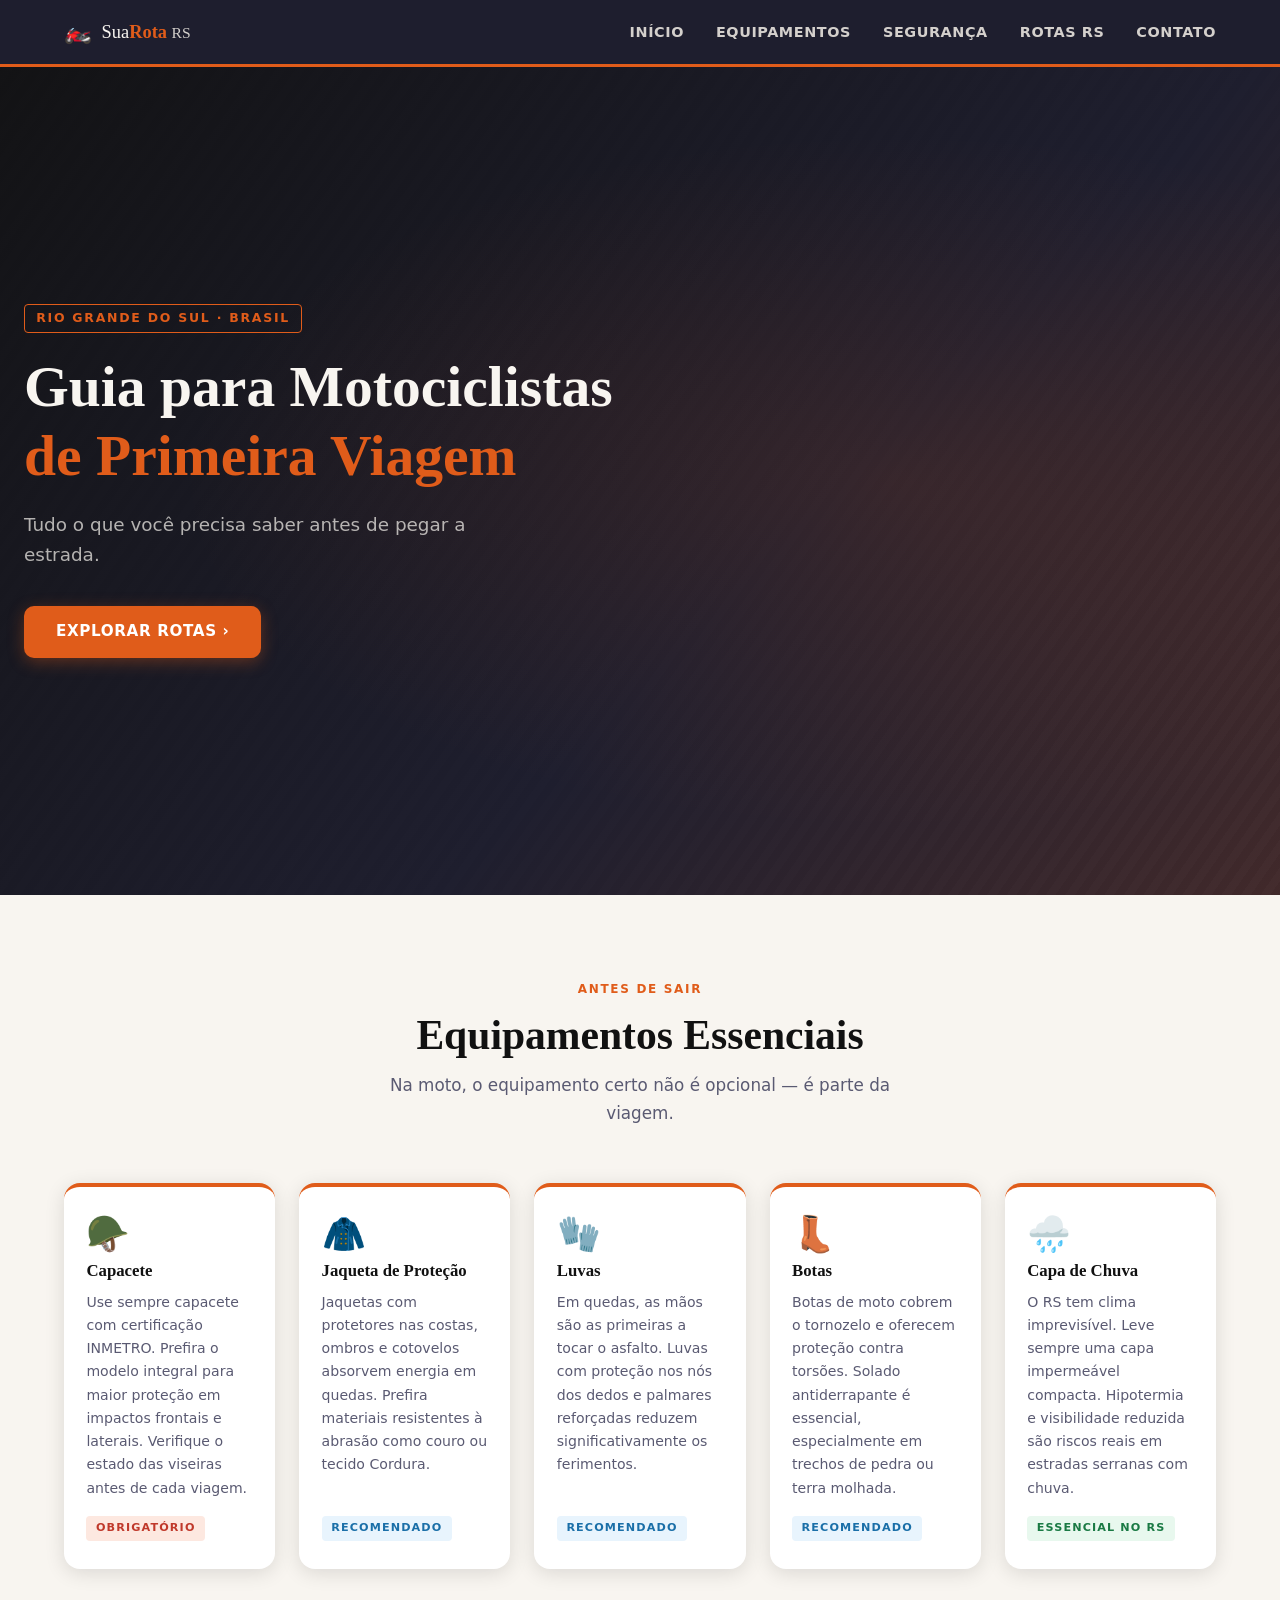
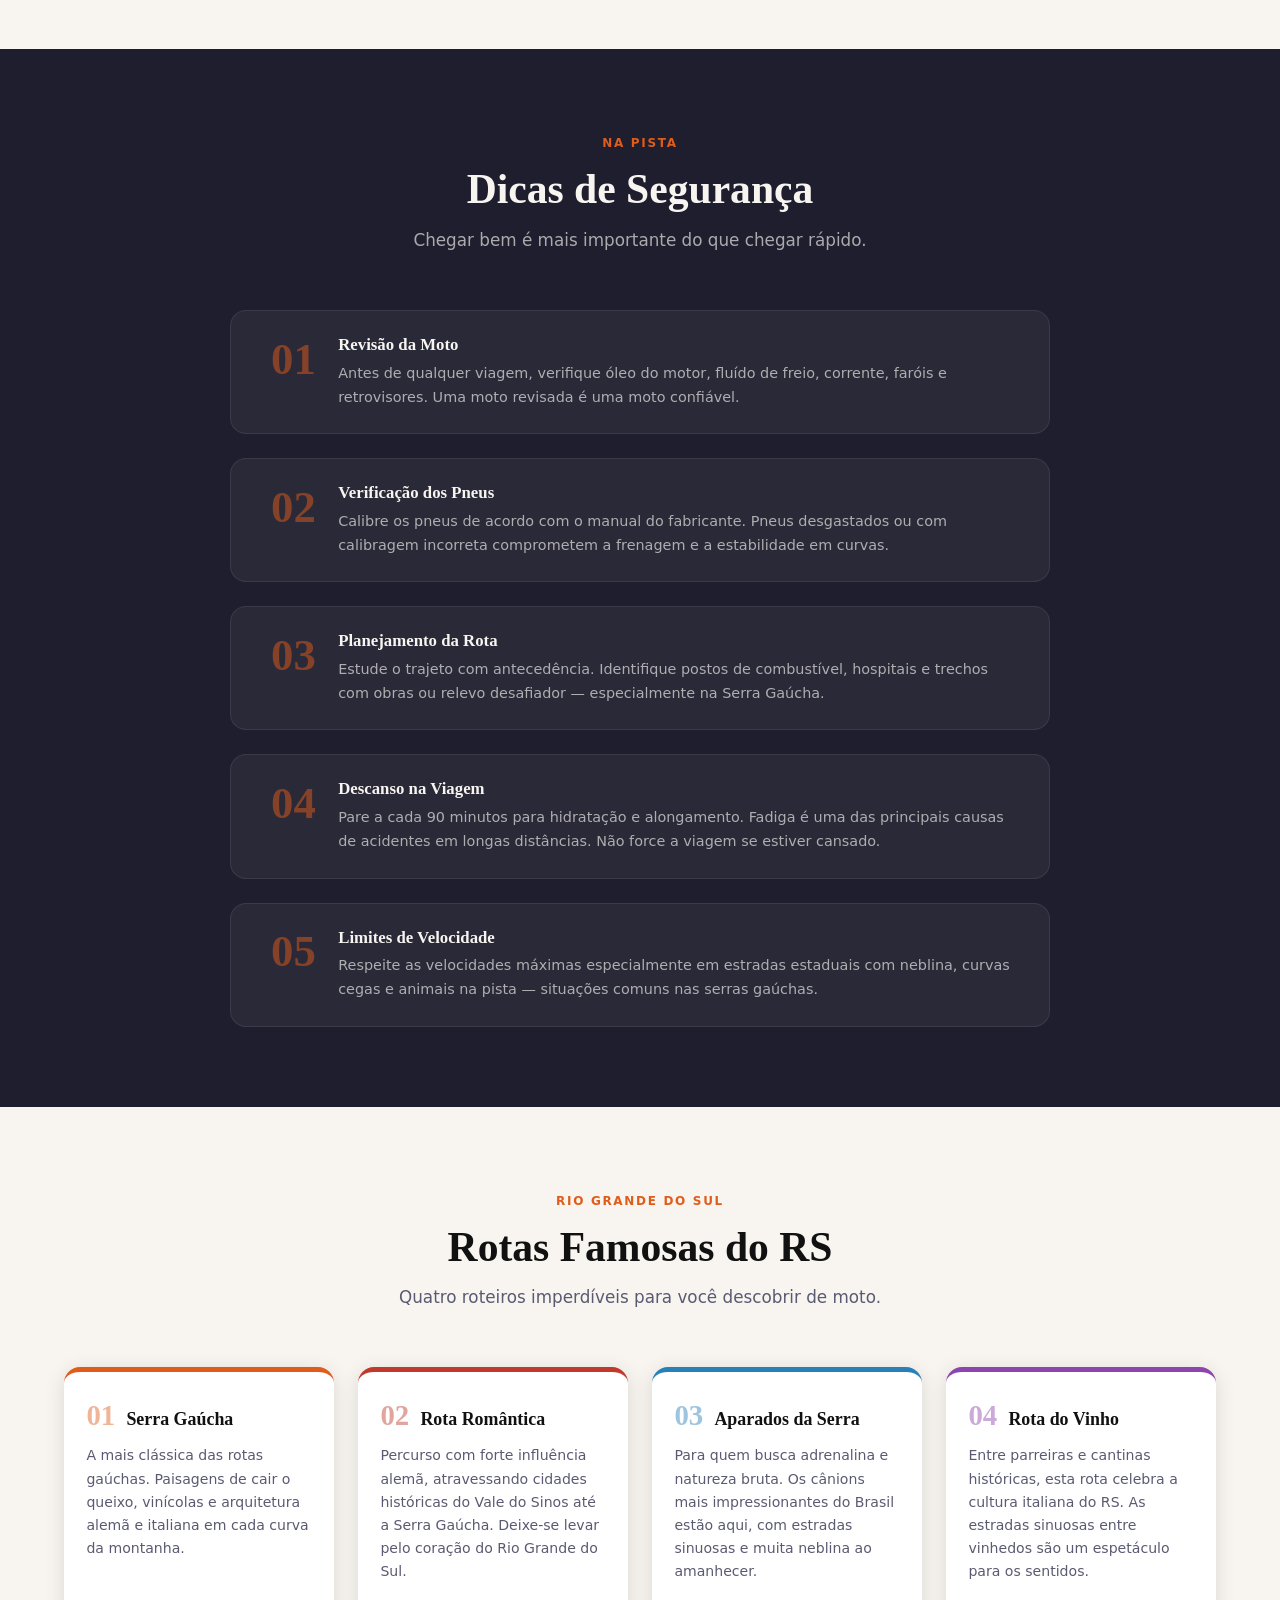
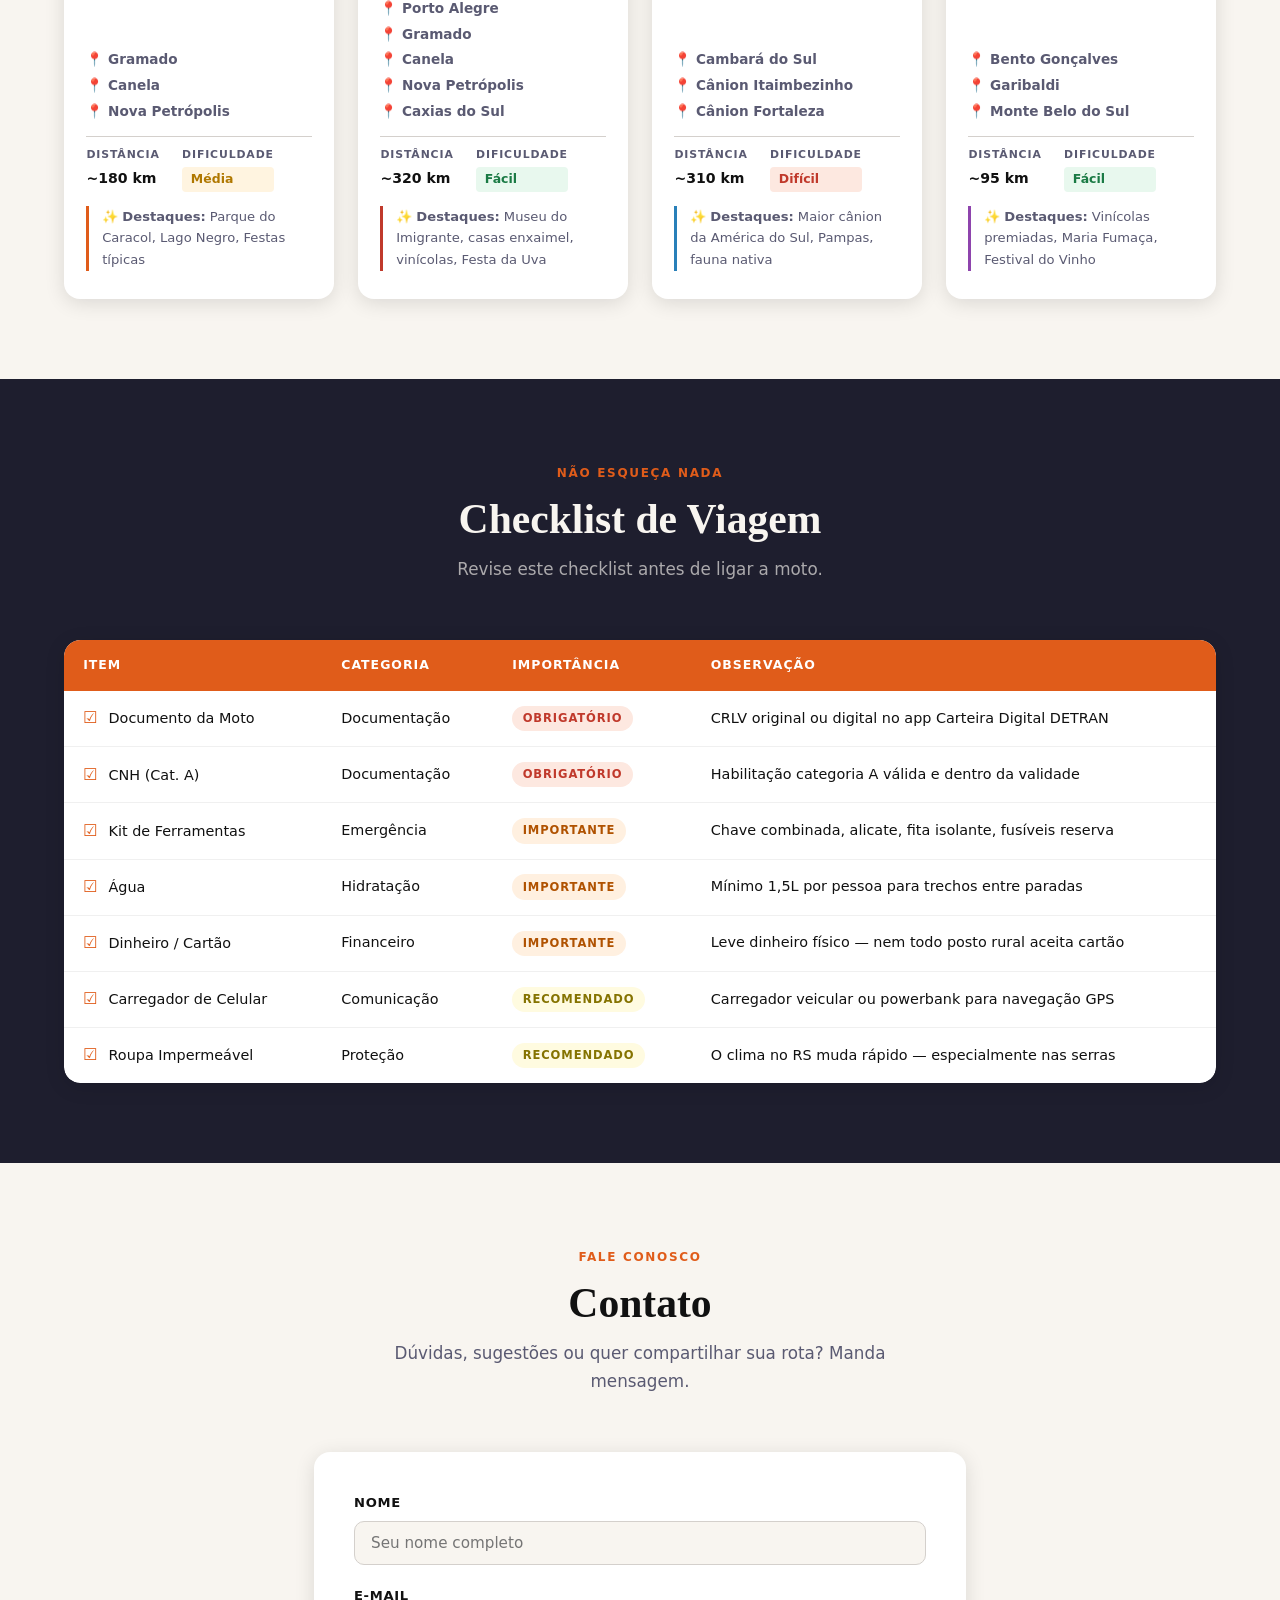
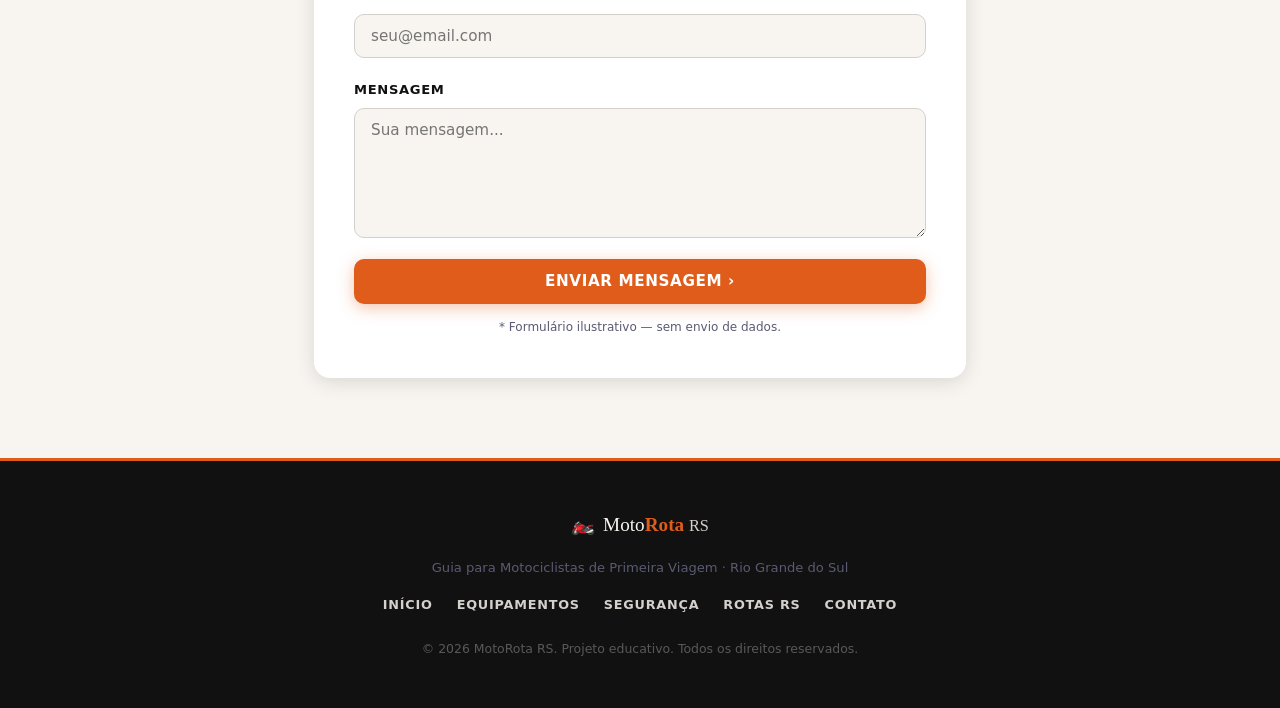
<file: index.html>
<!DOCTYPE html>
<html lang="pt-BR">
<head>
  <meta charset="UTF-8" />
  <meta name="viewport" content="width=device-width, initial-scale=1.0" />
  <title>MotoRota RS — Guia para Motociclistas de Primeira Viagem</title>
  <link rel="stylesheet" href="style.css" />
</head>
<body>

  <!-- ========================
       HEADER / NAVEGAÇÃO
  ======================== -->
  <header class="site-header">
    <div class="header-inner">
      <!-- Logo -->
      <a href="#inicio" class="logo" aria-label="MotoRota RS - Início">
        <span class="logo-icon">🏍️</span>
        <span class="logo-text">Sua<strong>Rota</strong> <em>RS</em></span>
      </a>

      <!-- Navegação principal -->
      <nav class="main-nav" aria-label="Menu principal">
        <ul>
          <li><a href="#inicio">Início</a></li>
          <li><a href="#equipamentos">Equipamentos</a></li>
          <li><a href="#seguranca">Segurança</a></li>
          <li><a href="#rotas">Rotas RS</a></li>
          <li><a href="#contato">Contato</a></li>
        </ul>
      </nav>

      <!-- Hamburguer (CSS-only via checkbox) -->
      <input type="checkbox" id="menu-toggle" class="menu-toggle-input" aria-label="Abrir menu" />
      <label for="menu-toggle" class="menu-toggle-label" aria-hidden="true">
        <span></span><span></span><span></span>
      </label>

      <!-- Menu mobile (revelado pelo checkbox) -->
      <nav class="mobile-nav" aria-label="Menu mobile">
        <ul>
          <li><a href="#inicio">Início</a></li>
          <li><a href="#equipamentos">Equipamentos</a></li>
          <li><a href="#seguranca">Segurança</a></li>
          <li><a href="#rotas">Rotas RS</a></li>
          <li><a href="#contato">Contato</a></li>
        </ul>
      </nav>
    </div>
  </header>


  <!-- ========================
       HERO / BANNER PRINCIPAL
  ======================== -->
  <section id="inicio" class="hero" aria-labelledby="hero-title">
    <div class="hero-overlay"></div>
    <div class="hero-content">
      <span class="hero-eyebrow">Rio Grande do Sul · Brasil</span>
      <h1 id="hero-title">Guia para Motociclistas<br /><strong>de Primeira Viagem</strong></h1>
      <p class="hero-sub">Tudo o que você precisa saber antes de pegar a estrada.</p>
      <a href="#rotas" class="btn btn-primary">Explorar Rotas ›</a>
    </div>
    <!-- Detalhe decorativo: odômetro estilizado -->
   
  </section>


  <!-- ========================
       SEÇÃO 1 — EQUIPAMENTOS
  ======================== -->
  <section id="equipamentos" class="section section--light" aria-labelledby="equip-title">
    <div class="container">
      <header class="section-header">
        <span class="section-tag">Antes de sair</span>
        <h2 id="equip-title">Equipamentos Essenciais</h2>
        <p>Na moto, o equipamento certo não é opcional — é parte da viagem.</p>
      </header>

      <div class="cards-grid">

        <!-- Card: Capacete -->
        <article class="card card--equip">
          <div class="card-icon" aria-hidden="true">🪖</div>
          <h3>Capacete</h3>
          <p>Use sempre capacete com certificação INMETRO. Prefira o modelo integral para maior proteção em impactos frontais e laterais. Verifique o estado das viseiras antes de cada viagem.</p>
          <span class="card-tag obrigatorio">Obrigatório</span>
        </article>

        <!-- Card: Jaqueta -->
        <article class="card card--equip">
          <div class="card-icon" aria-hidden="true">🧥</div>
          <h3>Jaqueta de Proteção</h3>
          <p>Jaquetas com protetores nas costas, ombros e cotovelos absorvem energia em quedas. Prefira materiais resistentes à abrasão como couro ou tecido Cordura.</p>
          <span class="card-tag recomendado">Recomendado</span>
        </article>

        <!-- Card: Luvas -->
        <article class="card card--equip">
          <div class="card-icon" aria-hidden="true">🧤</div>
          <h3>Luvas</h3>
          <p>Em quedas, as mãos são as primeiras a tocar o asfalto. Luvas com proteção nos nós dos dedos e palmares reforçadas reduzem significativamente os ferimentos.</p>
          <span class="card-tag recomendado">Recomendado</span>
        </article>

        <!-- Card: Botas -->
        <article class="card card--equip">
          <div class="card-icon" aria-hidden="true">👢</div>
          <h3>Botas</h3>
          <p>Botas de moto cobrem o tornozelo e oferecem proteção contra torsões. Solado antiderrapante é essencial, especialmente em trechos de pedra ou terra molhada.</p>
          <span class="card-tag recomendado">Recomendado</span>
        </article>

        <!-- Card: Capa de Chuva -->
        <article class="card card--equip">
          <div class="card-icon" aria-hidden="true">🌧️</div>
          <h3>Capa de Chuva</h3>
          <p>O RS tem clima imprevisível. Leve sempre uma capa impermeável compacta. Hipotermia e visibilidade reduzida são riscos reais em estradas serranas com chuva.</p>
          <span class="card-tag essencial">Essencial no RS</span>
        </article>

      </div>
    </div>
  </section>


  <!-- ========================
       SEÇÃO 2 — SEGURANÇA
  ======================== -->
  <section id="seguranca" class="section section--dark" aria-labelledby="sec-title">
    <div class="container">
      <header class="section-header section-header--light">
        <span class="section-tag section-tag--orange">Na pista</span>
        <h2 id="sec-title">Dicas de Segurança</h2>
        <p>Chegar bem é mais importante do que chegar rápido.</p>
      </header>

      <div class="safety-grid">

        <div class="safety-item">
          <div class="safety-num" aria-hidden="true">01</div>
          <div class="safety-body">
            <h3>Revisão da Moto</h3>
            <p>Antes de qualquer viagem, verifique óleo do motor, fluído de freio, corrente, faróis e retrovisores. Uma moto revisada é uma moto confiável.</p>
          </div>
        </div>

        <div class="safety-item">
          <div class="safety-num" aria-hidden="true">02</div>
          <div class="safety-body">
            <h3>Verificação dos Pneus</h3>
            <p>Calibre os pneus de acordo com o manual do fabricante. Pneus desgastados ou com calibragem incorreta comprometem a frenagem e a estabilidade em curvas.</p>
          </div>
        </div>

        <div class="safety-item">
          <div class="safety-num" aria-hidden="true">03</div>
          <div class="safety-body">
            <h3>Planejamento da Rota</h3>
            <p>Estude o trajeto com antecedência. Identifique postos de combustível, hospitais e trechos com obras ou relevo desafiador — especialmente na Serra Gaúcha.</p>
          </div>
        </div>

        <div class="safety-item">
          <div class="safety-num" aria-hidden="true">04</div>
          <div class="safety-body">
            <h3>Descanso na Viagem</h3>
            <p>Pare a cada 90 minutos para hidratação e alongamento. Fadiga é uma das principais causas de acidentes em longas distâncias. Não force a viagem se estiver cansado.</p>
          </div>
        </div>

        <div class="safety-item">
          <div class="safety-num" aria-hidden="true">05</div>
          <div class="safety-body">
            <h3>Limites de Velocidade</h3>
            <p>Respeite as velocidades máximas especialmente em estradas estaduais com neblina, curvas cegas e animais na pista — situações comuns nas serras gaúchas.</p>
          </div>
        </div>

      </div>
    </div>
  </section>


  <!-- ========================
       SEÇÃO 3 — ROTAS RS
  ======================== -->
  <section id="rotas" class="section section--light" aria-labelledby="rotas-title">
    <div class="container">
      <header class="section-header">
        <span class="section-tag">Rio Grande do Sul</span>
        <h2 id="rotas-title">Rotas Famosas do RS</h2>
        <p>Quatro roteiros imperdíveis para você descobrir de moto.</p>
      </header>

      <div class="rotas-grid">

        <a href="/SerraGaucha/serragaucha.html" style="text-decoration: none; color: inherit; display: contents;">
  <article class="card card--rota" style="--rota-color: #e05c1a; cursor: pointer;">
    <div class="rota-header">
      <span class="rota-num" aria-hidden="true">01</span>
      <h3>Serra Gaúcha</h3>
    </div>
    <p class="rota-desc">A mais clássica das rotas gaúchas. Paisagens de cair o queixo, vinícolas e arquitetura alemã e italiana em cada curva da montanha.</p>
    <ul class="rota-pontos" aria-label="Pontos principais">
      <li>📍 Gramado</li>
      <li>📍 Canela</li>
      <li>📍 Nova Petrópolis</li>
    </ul>
    <div class="rota-meta">
      <div class="meta-item">
        <span class="meta-label">Distância</span>
        <span class="meta-val">~180 km</span>
      </div>
      <div class="meta-item">
        <span class="meta-label">Dificuldade</span>
        <span class="meta-val nivel medio">Média</span>
      </div>
    </div>
    <p class="rota-destaque">✨ <strong>Destaques:</strong> Parque do Caracol, Lago Negro, Festas típicas</p>
  </article>
</a>

        <a href="/RotaRomantica/Rotaromantica.html" style="text-decoration: none; color: inherit; display: contents;">
  <article class="card card--rota" style="--rota-color: #c0392b; cursor: pointer;">
    <div class="rota-header">
      <span class="rota-num" aria-hidden="true">02</span>
      <h3>Rota Romântica</h3>
    </div>
    <p class="rota-desc">Percurso com forte influência alemã, atravessando cidades históricas do Vale do Sinos até a Serra Gaúcha. Deixe-se levar pelo coração do Rio Grande do Sul.</p>
    <ul class="rota-pontos" aria-label="Pontos principais">
      <li>📍 Porto Alegre</li>
      <li>📍 Gramado</li>
      <li>📍 Canela</li>
      <li>📍 Nova Petrópolis</li>
      <li>📍 Caxias do Sul</li>
    </ul>
    <div class="rota-meta">
      <div class="meta-item">
        <span class="meta-label">Distância</span>
        <span class="meta-val">~320 km</span>
      </div>
      <div class="meta-item">
        <span class="meta-label">Dificuldade</span>
        <span class="meta-val nivel facil">Fácil</span>
      </div>
    </div>
    <p class="rota-destaque">✨ <strong>Destaques:</strong> Museu do Imigrante, casas enxaimel, vinícolas, Festa da Uva</p>
  </article>
</a>

        <!-- Rota 3: Aparados da Serra -->
        <article class="card card--rota" style="--rota-color: #2980b9;">
          <div class="rota-header">
            <span class="rota-num" aria-hidden="true">03</span>
            <h3>Aparados da Serra</h3>
          </div>
          <p class="rota-desc">Para quem busca adrenalina e natureza bruta. Os cânions mais impressionantes do Brasil estão aqui, com estradas sinuosas e muita neblina ao amanhecer.</p>
          <ul class="rota-pontos" aria-label="Pontos principais">
            <li>📍 Cambará do Sul</li>
            <li>📍 Cânion Itaimbezinho</li>
            <li>📍 Cânion Fortaleza</li>
          </ul>
          <div class="rota-meta">
            <div class="meta-item">
              <span class="meta-label">Distância</span>
              <span class="meta-val">~310 km</span>
            </div>
            <div class="meta-item">
              <span class="meta-label">Dificuldade</span>
              <span class="meta-val nivel dificil">Difícil</span>
            </div>
          </div>
          <p class="rota-destaque">✨ <strong>Destaques:</strong> Maior cânion da América do Sul, Pampas, fauna nativa</p>
        </article>

        <!-- Rota 4: Rota do Vinho -->
        <article class="card card--rota" style="--rota-color: #8e44ad;">
          <div class="rota-header">
            <span class="rota-num" aria-hidden="true">04</span>
            <h3>Rota do Vinho</h3>
          </div>
          <p class="rota-desc">Entre parreiras e cantinas históricas, esta rota celebra a cultura italiana do RS. As estradas sinuosas entre vinhedos são um espetáculo para os sentidos.</p>
          <ul class="rota-pontos" aria-label="Pontos principais">
            <li>📍 Bento Gonçalves</li>
            <li>📍 Garibaldi</li>
            <li>📍 Monte Belo do Sul</li>
          </ul>
          <div class="rota-meta">
            <div class="meta-item">
              <span class="meta-label">Distância</span>
              <span class="meta-val">~95 km</span>
            </div>
            <div class="meta-item">
              <span class="meta-label">Dificuldade</span>
              <span class="meta-val nivel facil">Fácil</span>
            </div>
          </div>
          <p class="rota-destaque">✨ <strong>Destaques:</strong> Vinícolas premiadas, Maria Fumaça, Festival do Vinho</p>
        </article>

      </div>
    </div>
  </section>


  <!-- ========================
       SEÇÃO 4 — CHECKLIST
  ======================== -->
  <section class="section section--checklist" aria-labelledby="check-title">
    <div class="container">
      <header class="section-header section-header--light">
        <span class="section-tag section-tag--orange">Não esqueça nada</span>
        <h2 id="check-title">Checklist de Viagem</h2>
        <p>Revise este checklist antes de ligar a moto.</p>
      </header>

      <div class="table-wrapper">
        <table class="checklist-table" aria-label="Itens do checklist de viagem">
          <thead>
            <tr>
              <th scope="col">Item</th>
              <th scope="col">Categoria</th>
              <th scope="col">Importância</th>
              <th scope="col">Observação</th>
            </tr>
          </thead>
          <tbody>
            <tr>
              <td><span class="check-icon" aria-hidden="true">☑</span> Documento da Moto</td>
              <td>Documentação</td>
              <td><span class="pill pill--red">Obrigatório</span></td>
              <td>CRLV original ou digital no app Carteira Digital DETRAN</td>
            </tr>
            <tr>
              <td><span class="check-icon" aria-hidden="true">☑</span> CNH (Cat. A)</td>
              <td>Documentação</td>
              <td><span class="pill pill--red">Obrigatório</span></td>
              <td>Habilitação categoria A válida e dentro da validade</td>
            </tr>
            <tr>
              <td><span class="check-icon" aria-hidden="true">☑</span> Kit de Ferramentas</td>
              <td>Emergência</td>
              <td><span class="pill pill--orange">Importante</span></td>
              <td>Chave combinada, alicate, fita isolante, fusíveis reserva</td>
            </tr>
            <tr>
              <td><span class="check-icon" aria-hidden="true">☑</span> Água</td>
              <td>Hidratação</td>
              <td><span class="pill pill--orange">Importante</span></td>
              <td>Mínimo 1,5L por pessoa para trechos entre paradas</td>
            </tr>
            <tr>
              <td><span class="check-icon" aria-hidden="true">☑</span> Dinheiro / Cartão</td>
              <td>Financeiro</td>
              <td><span class="pill pill--orange">Importante</span></td>
              <td>Leve dinheiro físico — nem todo posto rural aceita cartão</td>
            </tr>
            <tr>
              <td><span class="check-icon" aria-hidden="true">☑</span> Carregador de Celular</td>
              <td>Comunicação</td>
              <td><span class="pill pill--yellow">Recomendado</span></td>
              <td>Carregador veicular ou powerbank para navegação GPS</td>
            </tr>
            <tr>
              <td><span class="check-icon" aria-hidden="true">☑</span> Roupa Impermeável</td>
              <td>Proteção</td>
              <td><span class="pill pill--yellow">Recomendado</span></td>
              <td>O clima no RS muda rápido — especialmente nas serras</td>
            </tr>
          </tbody>
        </table>
      </div>
    </div>
  </section>


  <!-- ========================
       SEÇÃO 5 — CONTATO
  ======================== -->
  <section id="contato" class="section section--light" aria-labelledby="contact-title">
    <div class="container container--narrow">
      <header class="section-header">
        <span class="section-tag">Fale conosco</span>
        <h2 id="contact-title">Contato</h2>
        <p>Dúvidas, sugestões ou quer compartilhar sua rota? Manda mensagem.</p>
      </header>

      <!-- Formulário apenas visual -->
      <div class="form-wrapper">
        <div class="form-group">
          <label for="nome">Nome</label>
          <input type="text" id="nome" name="nome" placeholder="Seu nome completo" autocomplete="name" />
        </div>
        <div class="form-group">
          <label for="email">E-mail</label>
          <input type="email" id="email" name="email" placeholder="seu@email.com" autocomplete="email" />
        </div>
        <div class="form-group">
          <label for="mensagem">Mensagem</label>
          <textarea id="mensagem" name="mensagem" rows="5" placeholder="Sua mensagem..."></textarea>
        </div>
        <button type="button" class="btn btn-primary btn--full">Enviar Mensagem ›</button>
        <p class="form-note">* Formulário ilustrativo — sem envio de dados.</p>
      </div>
    </div>
  </section>


  <!-- ========================
       FOOTER
  ======================== -->
  <footer class="site-footer">
    <div class="footer-inner">
      <div class="footer-logo" aria-label="MotoRota RS">
        <span aria-hidden="true">🏍️</span>
        <span>Moto<strong>Rota</strong> <em>RS</em></span>
      </div>
      <p class="footer-tagline">Guia para Motociclistas de Primeira Viagem · Rio Grande do Sul</p>
      <nav class="footer-nav" aria-label="Links do rodapé">
        <a href="#inicio">Início</a>
        <a href="#equipamentos">Equipamentos</a>
        <a href="#seguranca">Segurança</a>
        <a href="#rotas">Rotas RS</a>
        <a href="#contato">Contato</a>
      </nav>
      <p class="footer-copy">© <span id="year">2026</span> MotoRota RS. Projeto educativo. Todos os direitos reservados.</p>
    </div>
  </footer>

</body>
</html>
</file>
<file: style.css>
*, *::before, *::after {
  box-sizing: border-box;
  margin: 0;
  padding: 0;
}

:root {
  --preto:      #111111;
  --carvao:     #1e1e2e;
  --carvao-mid: #2c2c3e;
  --laranja:    #e05c1a;
  --laranja-hover: #c44e10;
  --branco:     #f8f5f0;
  --cinza:      #5a5a72;
  --cinza-claro:#d4d0cc;

  /* Tipografia */
  --font-display: Georgia, 'Times New Roman', serif;
  --font-body: system-ui, -apple-system, 'Segoe UI', sans-serif;

  /* Espaçamentos */
  --gap: 1.5rem;
  --section-pad: 5rem 1.5rem;
  --radius: 10px;
  --radius-lg: 16px;

  /* Sombras */
  --shadow: 0 4px 20px rgba(0,0,0,.12);
  --shadow-hover: 0 10px 40px rgba(0,0,0,.22);
}

html {
  scroll-behavior: smooth;
  font-size: 16px;
}

body {
  font-family: var(--font-body);
  background-color: var(--branco);
  color: var(--preto);
  line-height: 1.65;
  -webkit-font-smoothing: antialiased;
}

img { max-width: 100%; display: block; }

a {
  color: inherit;
  text-decoration: none;
}

ul { list-style: none; }

/* ========================
   2. TIPOGRAFIA BASE
======================== */
h1, h2, h3 {
  font-family: var(--font-display);
  line-height: 1.2;
}

h1 { font-size: clamp(2rem, 5vw, 3.6rem); }
h2 { font-size: clamp(1.6rem, 3.5vw, 2.6rem); }
h3 { font-size: 1.2rem; font-weight: 700; }

p { color: var(--cinza); }

/* ========================
   3. UTILITÁRIOS
======================== */
.container {
  max-width: 1200px;
  margin: 0 auto;
  padding: 0 1.5rem;
}

.container--narrow {
  max-width: 700px;
  margin: 0 auto;
  padding: 0 1.5rem;
}

.btn {
  display: inline-block;
  padding: .85rem 2rem;
  border-radius: var(--radius);
  font-family: var(--font-body);
  font-weight: 700;
  font-size: .95rem;
  letter-spacing: .04em;
  cursor: pointer;
  transition: background .2s, transform .18s, box-shadow .2s;
  border: none;
  text-transform: uppercase;
}

.btn-primary {
  background: var(--laranja);
  color: #fff;
  box-shadow: 0 4px 16px rgba(224, 92, 26, .35);
}

.btn-primary:hover,
.btn-primary:focus-visible {
  background: var(--laranja-hover);
  transform: translateY(-2px);
  box-shadow: 0 8px 28px rgba(224, 92, 26, .45);
}

.btn--full { width: 100%; text-align: center; }

/* ========================
   4. HEADER
======================== */
.site-header {
  position: sticky;
  top: 0;
  z-index: 100;
  background: var(--carvao);
  border-bottom: 3px solid var(--laranja);
}

.header-inner {
  max-width: 1200px;
  margin: 0 auto;
  padding: 0 1.5rem;
  height: 64px;
  display: flex;
  align-items: center;
  justify-content: space-between;
  position: relative;
}

/* Logo */
.logo {
  display: flex;
  align-items: center;
  gap: .6rem;
  color: var(--branco);
  font-size: 1.15rem;
  font-family: var(--font-display);
}

.logo-icon { font-size: 1.4rem; }

.logo-text strong { color: var(--laranja); }

.logo-text em {
  font-style: normal;
  color: var(--cinza-claro);
  font-size: .85em;
}

/* Nav desktop */
.main-nav ul {
  display: flex;
  gap: 2rem;
}

.main-nav a {
  color: var(--cinza-claro);
  font-size: .9rem;
  font-weight: 600;
  letter-spacing: .04em;
  text-transform: uppercase;
  padding: .3rem 0;
  border-bottom: 2px solid transparent;
  transition: color .2s, border-color .2s;
}

.main-nav a:hover,
.main-nav a:focus-visible {
  color: var(--laranja);
  border-bottom-color: var(--laranja);
}

/* Hamburguer — CSS only */
.menu-toggle-input {
  display: none;
}

.menu-toggle-label {
  display: none;
  flex-direction: column;
  gap: 5px;
  cursor: pointer;
  padding: .5rem;
}

.menu-toggle-label span {
  display: block;
  width: 26px;
  height: 2px;
  background: var(--branco);
  border-radius: 2px;
  transition: transform .25s, opacity .2s;
}

/* Nav mobile */
.mobile-nav {
  display: none;
}

/* ========================
   5. HERO
======================== */
.hero {
  position: relative;
  min-height: 92vh;
  display: flex;
  align-items: center;
  padding: 4rem 1.5rem;
  /* Fundo simulado com gradiente — evocativo de asfalto e céu */
  background:
    linear-gradient(135deg, rgba(17,17,17,.88) 0%, rgba(30,30,46,.75) 60%, rgba(224,92,26,.18) 100%),
    repeating-linear-gradient(
      -55deg,
      transparent,
      transparent 8px,
      rgba(255,255,255,.02) 8px,
      rgba(255,255,255,.02) 16px
    ),
    var(--carvao);
}

/* Textura de asfalto via pseudo-elemento */
.hero::before {
  content: '';
  position: absolute;
  inset: 0;
  background:
    radial-gradient(ellipse 80% 60% at 70% 50%, rgba(224, 92, 26, .12) 0%, transparent 70%);
  pointer-events: none;
}

.hero-overlay {
  display: none; /* reservado para futuro uso com imagem */
}

.hero-content {
  position: relative;
  z-index: 2;
  max-width: 680px;
}

.hero-eyebrow {
  display: inline-block;
  font-size: .78rem;
  font-weight: 700;
  letter-spacing: .14em;
  text-transform: uppercase;
  color: var(--laranja);
  border: 1px solid var(--laranja);
  border-radius: 4px;
  padding: .2rem .7rem;
  margin-bottom: 1.2rem;
}

.hero h1 {
  color: var(--branco);
  margin-bottom: 1.2rem;
}

.hero h1 strong {
  color: var(--laranja);
  display: block;
}

.hero-sub {
  font-size: 1.15rem;
  color: rgba(248,245,240,.7);
  margin-bottom: 2.2rem;
  max-width: 480px;
}
/* ========================
   6. SECTION GENÉRICA
======================== */
.section {
  padding: var(--section-pad);
}

.section--light { background: var(--branco); }
.section--dark  { background: var(--carvao); }

.section--checklist {
  background: var(--carvao);
}

/* Cabeçalho de seção */
.section-header {
  text-align: center;
  margin-bottom: 3.5rem;
}

.section-header h2 {
  color: var(--preto);
  margin-bottom: .7rem;
}

.section-header p {
  max-width: 520px;
  margin: 0 auto;
  font-size: 1.05rem;
}

.section-header--light h2 { color: var(--branco); }
.section-header--light p  { color: rgba(248,245,240,.65); }

/* Tag de seção */
.section-tag {
  display: inline-block;
  font-size: .75rem;
  font-weight: 800;
  letter-spacing: .14em;
  text-transform: uppercase;
  color: var(--laranja);
  margin-bottom: .7rem;
}

.section-tag--orange { color: var(--laranja); }

/* ========================
   7. CARDS DE EQUIPAMENTO
======================== */
.cards-grid {
  display: grid;
  grid-template-columns: repeat(auto-fill, minmax(210px, 1fr));
  gap: var(--gap);
}

.card {
  background: #fff;
  border-radius: var(--radius-lg);
  padding: 1.8rem 1.4rem;
  box-shadow: var(--shadow);
  transition: transform .22s, box-shadow .22s;
}

.card:hover,
.card:focus-within {
  transform: translateY(-5px);
  box-shadow: var(--shadow-hover);
}

.card--equip {
  display: flex;
  flex-direction: column;
  gap: .6rem;
  border-top: 4px solid var(--laranja);
}

.card-icon {
  font-size: 2.2rem;
  line-height: 1;
}

.card--equip h3 {
  color: var(--preto);
  font-size: 1.05rem;
}

.card--equip p {
  font-size: .88rem;
  flex: 1;
}

/* Tags de importância */
.card-tag {
  display: inline-block;
  font-size: .7rem;
  font-weight: 800;
  letter-spacing: .1em;
  text-transform: uppercase;
  padding: .2rem .6rem;
  border-radius: 4px;
  margin-top: .4rem;
  width: fit-content;
}

.card-tag.obrigatorio { background: #fde8e0; color: #c0392b; }
.card-tag.recomendado { background: #e8f4fd; color: #1a6fa8; }
.card-tag.essencial   { background: #e8f8ee; color: #1a7a44; }

/* ========================
   8. SEGURANÇA
======================== */
.safety-grid {
  display: flex;
  flex-direction: column;
  gap: 1.5rem;
  max-width: 820px;
  margin: 0 auto;
}

.safety-item {
  display: flex;
  align-items: flex-start;
  gap: 1.4rem;
  background: rgba(255,255,255,.05);
  border: 1px solid rgba(255,255,255,.08);
  border-radius: var(--radius-lg);
  padding: 1.5rem 1.8rem;
  transition: background .22s, border-color .22s;
}

.safety-item:hover {
  background: rgba(255,255,255,.09);
  border-color: var(--laranja);
}

.safety-num {
  font-family: var(--font-display);
  font-size: 2.8rem;
  font-weight: 900;
  color: var(--laranja);
  opacity: .5;
  line-height: 1;
  flex-shrink: 0;
  width: 56px;
  text-align: right;
  padding-top: .1rem;
}

.safety-body h3 {
  color: var(--branco);
  font-size: 1.05rem;
  margin-bottom: .4rem;
}

.safety-body p {
  color: rgba(248,245,240,.65);
  font-size: .9rem;
}

/* ========================
   9. ROTAS
======================== */
.rotas-grid {
  display: grid;
  grid-template-columns: repeat(auto-fill, minmax(260px, 1fr));
  gap: var(--gap);
}

.card--rota {
  border-top: 5px solid var(--rota-color, var(--laranja));
  display: flex;
  flex-direction: column;
  gap: .85rem;
}

.rota-header {
  display: flex;
  align-items: baseline;
  gap: .7rem;
}

.rota-num {
  font-family: var(--font-display);
  font-size: 1.8rem;
  font-weight: 900;
  color: var(--rota-color, var(--laranja));
  opacity: .45;
  line-height: 1;
}

.card--rota h3 {
  color: var(--preto);
  font-size: 1.12rem;
}

.rota-desc {
  font-size: .88rem;
  flex: 1;
}

.rota-pontos {
  display: flex;
  flex-direction: column;
  gap: .2rem;
}

.rota-pontos li {
  font-size: .85rem;
  color: var(--cinza);
  font-weight: 600;
}

.rota-meta {
  display: flex;
  gap: 1.4rem;
  padding-top: .6rem;
  border-top: 1px solid var(--cinza-claro);
}

.meta-item {
  display: flex;
  flex-direction: column;
  gap: .15rem;
}

.meta-label {
  font-size: .68rem;
  font-weight: 700;
  text-transform: uppercase;
  letter-spacing: .08em;
  color: var(--cinza);
}

.meta-val {
  font-size: .88rem;
  font-weight: 700;
  color: var(--preto);
}

/* Badges de nível */
.nivel {
  display: inline-block;
  padding: .15rem .55rem;
  border-radius: 4px;
  font-size: .78rem;
}

.nivel.facil   { background: #e8f8ee; color: #1a7a44; }
.nivel.medio   { background: #fff4e0; color: #b07800; }
.nivel.dificil { background: #fde8e0; color: #c0392b; }

.rota-destaque {
  font-size: .82rem;
  color: var(--cinza);
  border-left: 3px solid var(--rota-color, var(--laranja));
  padding-left: .8rem;
}

/* ========================
   10. CHECKLIST / TABELA
======================== */
.table-wrapper {
  overflow-x: auto;
  border-radius: var(--radius-lg);
  box-shadow: var(--shadow);
}

.checklist-table {
  width: 100%;
  border-collapse: collapse;
  background: #fff;
  border-radius: var(--radius-lg);
  overflow: hidden;
  font-size: .9rem;
}

.checklist-table thead {
  background: var(--laranja);
}

.checklist-table thead th {
  color: #fff;
  text-align: left;
  padding: .95rem 1.2rem;
  font-size: .78rem;
  font-weight: 800;
  text-transform: uppercase;
  letter-spacing: .08em;
}

.checklist-table tbody tr {
  border-bottom: 1px solid rgba(0,0,0,.06);
  transition: background .18s;
}

.checklist-table tbody tr:last-child { border-bottom: none; }

.checklist-table tbody tr:hover {
  background: rgba(224, 92, 26, .04);
}

.checklist-table td {
  padding: .9rem 1.2rem;
  color: var(--preto);
  vertical-align: middle;
}

.check-icon {
  color: var(--laranja);
  margin-right: .4rem;
  font-size: 1rem;
}

/* Pills */
.pill {
  display: inline-block;
  font-size: .72rem;
  font-weight: 800;
  letter-spacing: .08em;
  text-transform: uppercase;
  padding: .2rem .65rem;
  border-radius: 99px;
}

.pill--red    { background: #fde8e0; color: #c0392b; }
.pill--orange { background: #fff0e0; color: #b05200; }
.pill--yellow { background: #fffbe0; color: #857300; }

/* ========================
   11. FORMULÁRIO
======================== */
.form-wrapper {
  display: flex;
  flex-direction: column;
  gap: 1.3rem;
  background: #fff;
  border-radius: var(--radius-lg);
  padding: 2.5rem;
  box-shadow: var(--shadow);
}

.form-group {
  display: flex;
  flex-direction: column;
  gap: .45rem;
}

.form-group label {
  font-size: .82rem;
  font-weight: 800;
  letter-spacing: .05em;
  text-transform: uppercase;
  color: var(--preto);
}

.form-group input,
.form-group textarea {
  width: 100%;
  padding: .75rem 1rem;
  border: 1.5px solid var(--cinza-claro);
  border-radius: var(--radius);
  font-family: var(--font-body);
  font-size: .95rem;
  color: var(--preto);
  background: var(--branco);
  transition: border-color .2s, box-shadow .2s;
  resize: vertical;
}

.form-group input:focus,
.form-group textarea:focus {
  outline: none;
  border-color: var(--laranja);
  box-shadow: 0 0 0 3px rgba(224,92,26,.15);
}

.form-group textarea {
  min-height: 130px;
}

.form-note {
  font-size: .75rem;
  text-align: center;
  color: var(--cinza);
  margin-top: -.4rem;
}

/* ========================
   12. FOOTER
======================== */
.site-footer {
  background: var(--preto);
  padding: 3rem 1.5rem;
  border-top: 3px solid var(--laranja);
}

.footer-inner {
  max-width: 1200px;
  margin: 0 auto;
  text-align: center;
  display: flex;
  flex-direction: column;
  align-items: center;
  gap: 1rem;
}

.footer-logo {
  display: flex;
  align-items: center;
  gap: .5rem;
  font-size: 1.2rem;
  font-family: var(--font-display);
  color: var(--branco);
}

.footer-logo strong { color: var(--laranja); }
.footer-logo em { font-style: normal; color: var(--cinza-claro); font-size: .85em; }

.footer-tagline {
  font-size: .82rem;
  color: var(--cinza);
}

.footer-nav {
  display: flex;
  flex-wrap: wrap;
  justify-content: center;
  gap: .5rem 1.5rem;
}

.footer-nav a {
  font-size: .8rem;
  font-weight: 600;
  text-transform: uppercase;
  letter-spacing: .06em;
  color: var(--cinza-claro);
  transition: color .2s;
}

.footer-nav a:hover { color: var(--laranja); }

.footer-copy {
  font-size: .78rem;
  color: rgba(255,255,255,.3);
  margin-top: .5rem;
}

/* ========================
   13. RESPONSIVIDADE
======================== */

/* ── Tablet (≤900px) ── */
@media (max-width: 900px) {
  /* Header */
  .main-nav { display: none; }

  .menu-toggle-label {
    display: flex;
  }

  /* Quando checkbox estiver marcado → mostrar nav mobile */
  .menu-toggle-input:checked ~ .mobile-nav {
    display: block;
  }

  .mobile-nav {
    position: absolute;
    top: 64px;
    left: 0;
    right: 0;
    background: var(--carvao-mid);
    border-top: 1px solid rgba(255,255,255,.08);
    padding: 1rem 0;
    z-index: 99;
  }

  .mobile-nav ul {
    display: flex;
    flex-direction: column;
  }

  .mobile-nav a {
    display: block;
    padding: .75rem 1.5rem;
    color: var(--branco);
    font-size: .9rem;
    font-weight: 600;
    text-transform: uppercase;
    letter-spacing: .06em;
    border-left: 3px solid transparent;
    transition: background .18s, border-color .18s;
  }

  .mobile-nav a:hover {
    background: rgba(255,255,255,.06);
    border-left-color: var(--laranja);
    color: var(--laranja);
  }

  /* Animação hamburguer quando aberto */
  .menu-toggle-input:checked ~ .menu-toggle-label span:nth-child(1) {
    transform: translateY(7px) rotate(45deg);
  }
  .menu-toggle-input:checked ~ .menu-toggle-label span:nth-child(2) {
    opacity: 0;
  }
  .menu-toggle-input:checked ~ .menu-toggle-label span:nth-child(3) {
    transform: translateY(-7px) rotate(-45deg);
  }

  /* Tabela */
  .checklist-table thead th:nth-child(4),
  .checklist-table tbody td:nth-child(4) {
    display: none;
  }
}

/* ── Mobile (≤600px) ── */
@media (max-width: 600px) {
  :root {
    --section-pad: 3.5rem 1rem;
  }

  .hero {
    min-height: 80vh;
    padding: 3rem 1rem;
  }

  /* Rotas — coluna única */
  .rotas-grid {
    grid-template-columns: 1fr;
  }

  /* Equipamentos — 2 colunas */
  .cards-grid {
    grid-template-columns: repeat(2, 1fr);
  }

  /* Segurança */
  .safety-item {
    flex-direction: column;
    gap: .7rem;
    padding: 1.2rem;
  }

  .safety-num {
    font-size: 1.8rem;
    width: auto;
    text-align: left;
  }

  /* Formulário */
  .form-wrapper {
    padding: 1.5rem 1rem;
  }

  /* Tabela: ocultar col "Categoria" em telas muito pequenas */
  .checklist-table thead th:nth-child(2),
  .checklist-table tbody td:nth-child(2) {
    display: none;
  }

  .footer-nav {
    gap: .5rem 1rem;
  }
}

/* ── Mobile pequeno (≤380px) ── */
@media (max-width: 380px) {
  .cards-grid {
    grid-template-columns: 1fr;
  }
}

/* ========================
   14. ACESSIBILIDADE
======================== */
:focus-visible {
  outline: 2px solid var(--laranja);
  outline-offset: 3px;
}

@media (prefers-reduced-motion: reduce) {
  *, *::before, *::after {
    transition-duration: .01ms !important;
    animation-duration: .01ms !important;
  }
  html { scroll-behavior: auto; }
}
</file>
